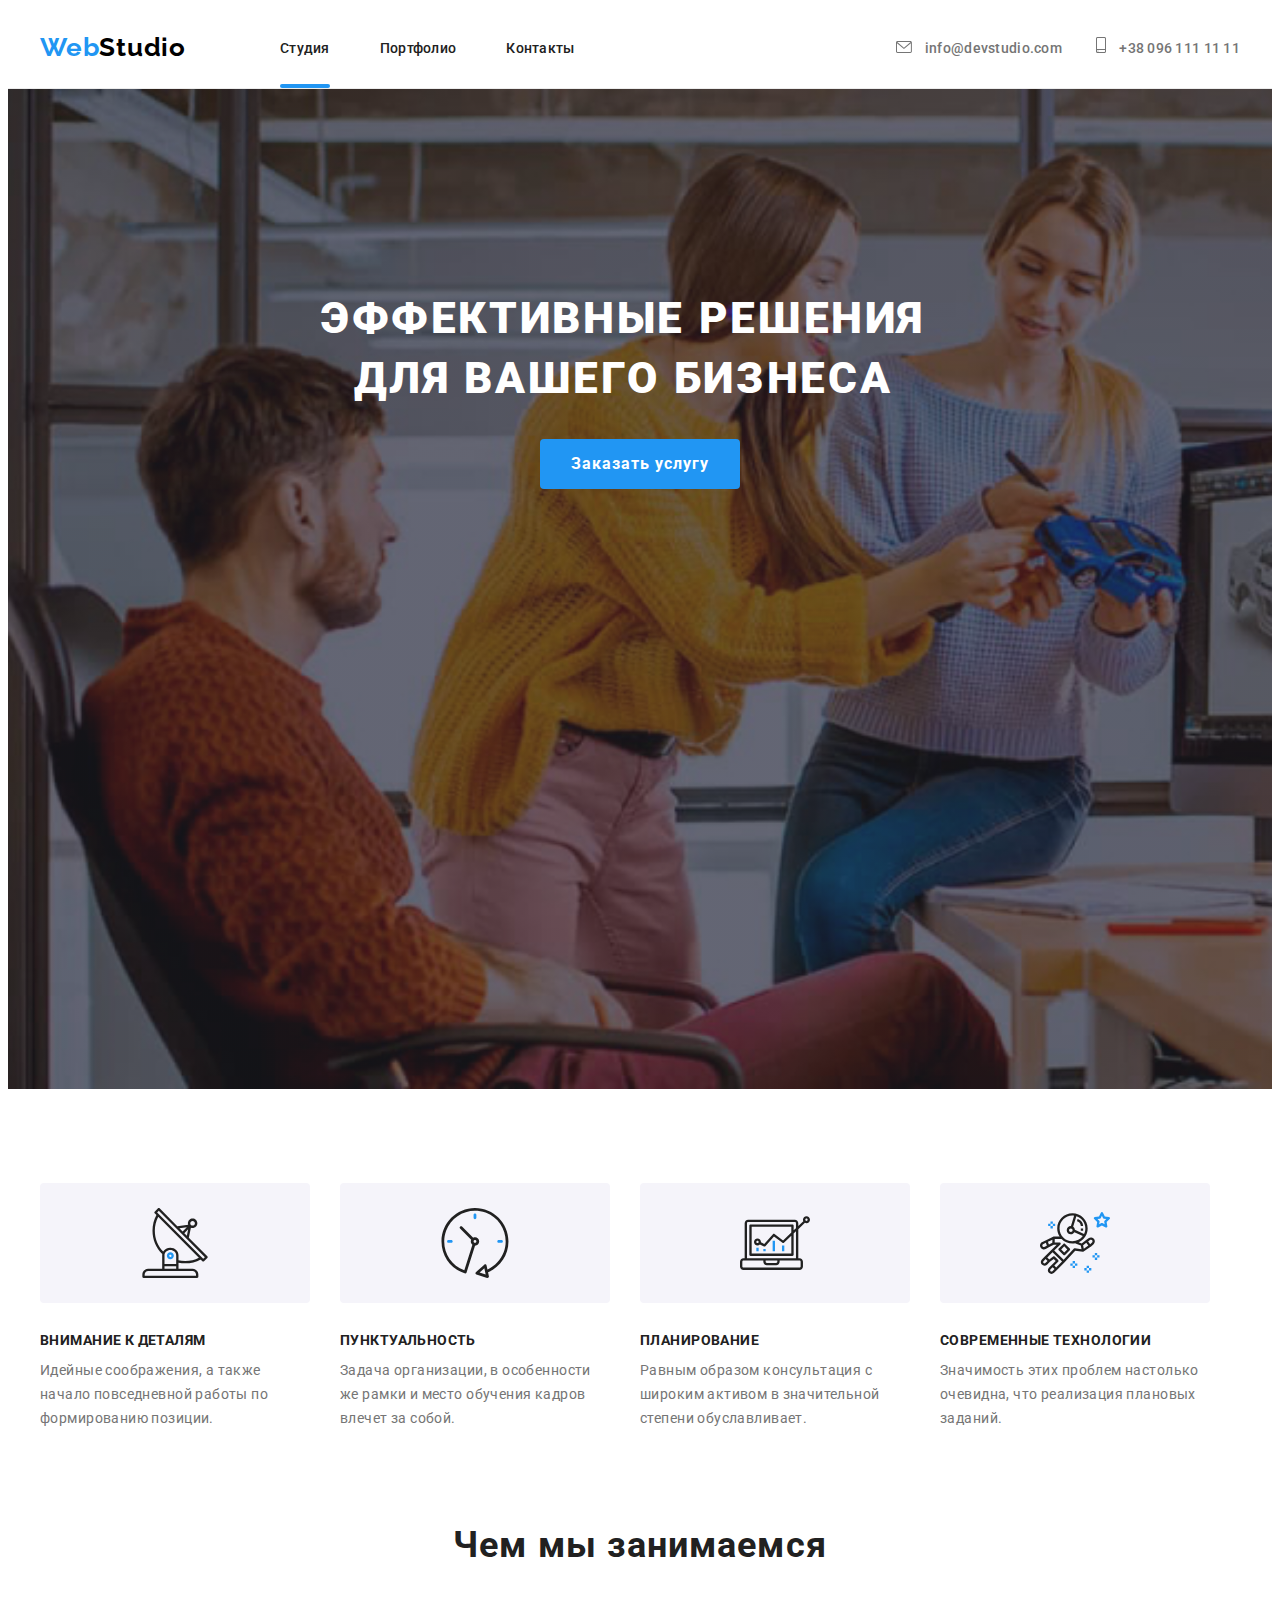
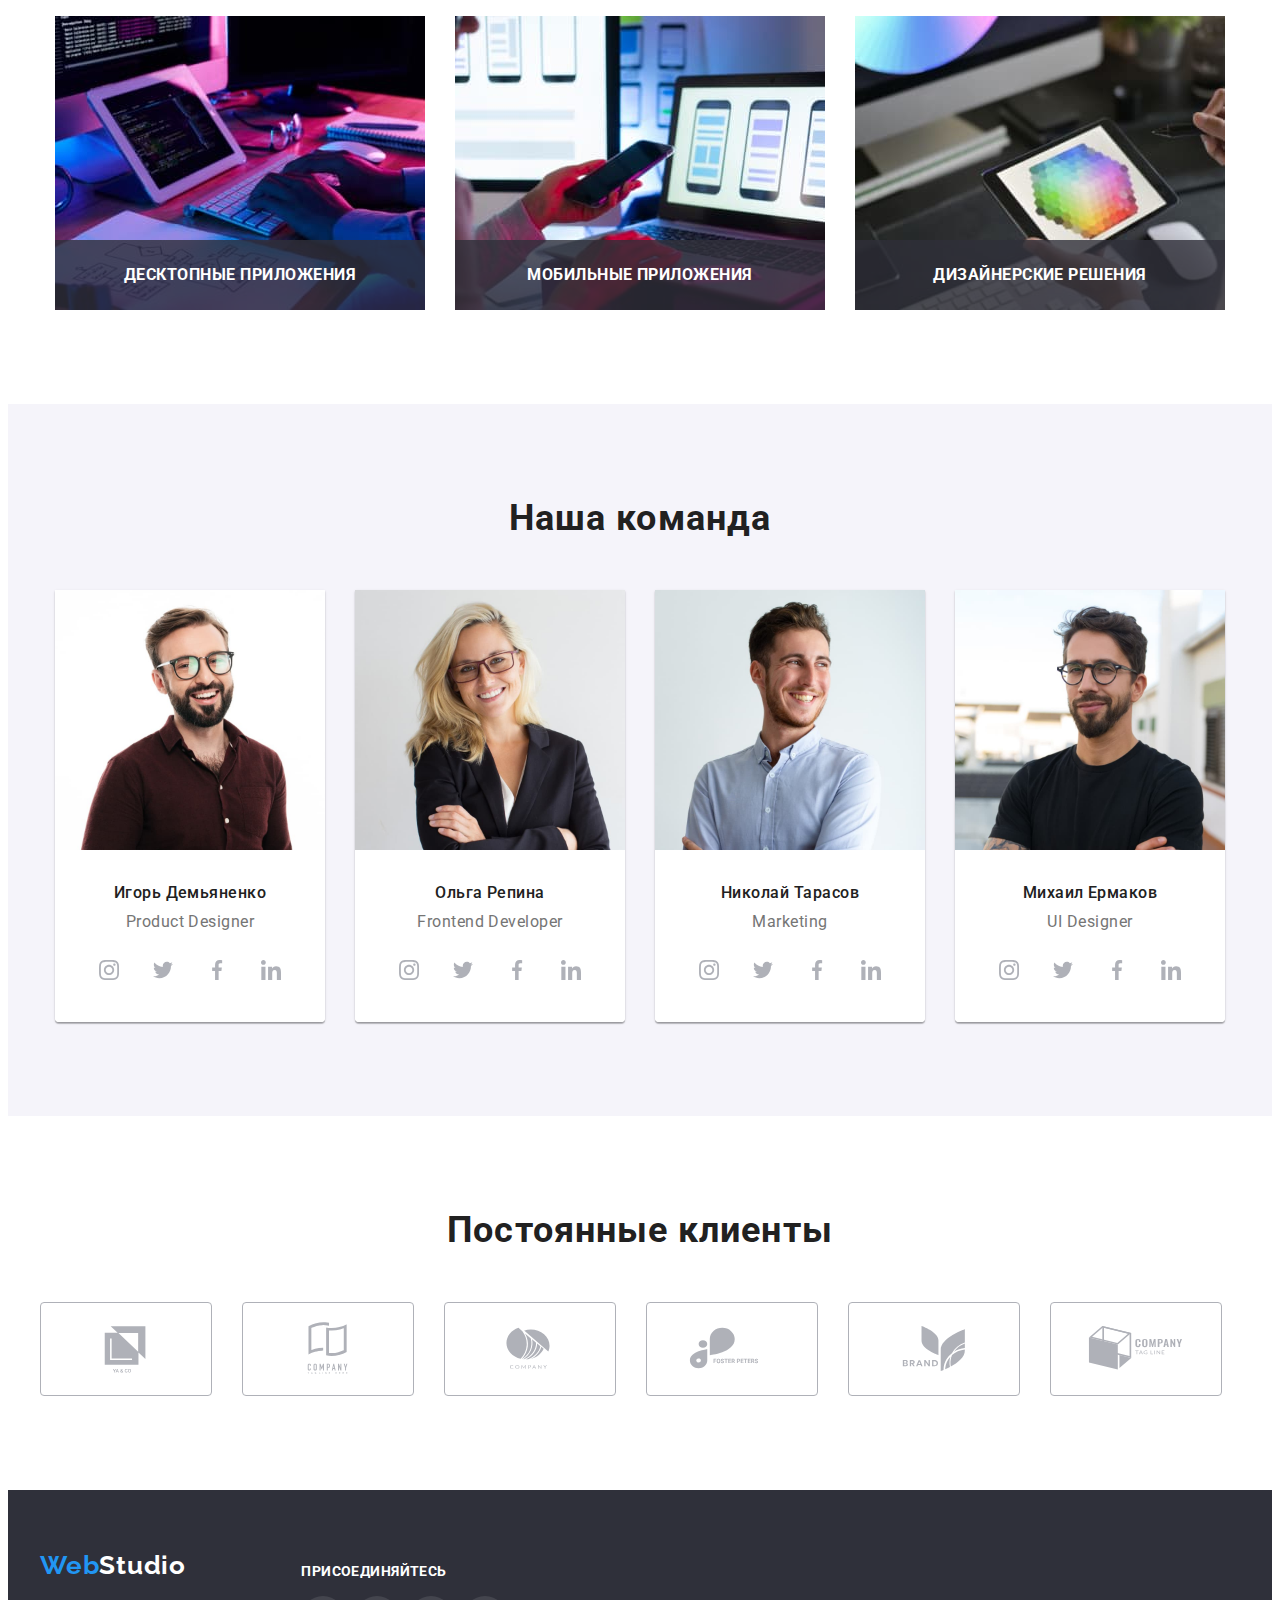
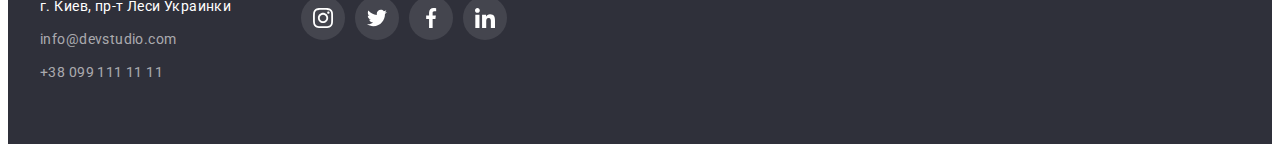
<file: index.html>
<!DOCTYPE html>
<html lang="ru">
  <head>
    <meta charset="UTF-8" />
    <meta http-equiv="X-UA-Compatible" content="IE=edge" />
    <meta name="viewport" content="width=device-width, initial-scale=1.0" />
    <link rel="preconnect" href="https://fonts.googleapis.com" />
    <link rel="preconnect" href="https://fonts.gstatic.com" crossorigin />
    <link
      href="https://fonts.googleapis.com/css2?family=Raleway:wght@700&family=Roboto:wght@400;500;700;900&display=swap"
      rel="stylesheet"
    />
    <link
      rel="stylesheet"
      href="https://cdnjs.cloudflare.com/ajax/libs/modern-normalize/1.1.0/modern-normalize.min.css"
      integrity="sha512-wpPYUAdjBVSE4KJnH1VR1HeZfpl1ub8YT/NKx4PuQ5NmX2tKuGu6U/JRp5y+Y8XG2tV+wKQpNHVUX03MfMFn9Q=="
      crossorigin="anonymous"
      referrerpolicy="no-referrer"
    />
    <link
    rel="stylesheet"
    href="https://cdnjs.cloudflare.com/ajax/libs/animate.css/4.1.1/animate.min.css"
  />
    <link rel="stylesheet" href="./css/styles.css" />
    <title>WebStudio</title>
  </head>
  <body>
    <header class="header">
      <div class="container">
        <a class="header-logo" href=""
          >Web<span class="header-logo-color">Studio</span></a
        >
        <nav class="header-navigation">
          <ul class="header-list list">
            <li class="header-item">
              <a href="index.html" class="header-link link link-studio">Студия</a>
            </li>
            <li class="header-item">
              <a href="./portfolio.html" class="header-link link">Портфолио</a>
            </li>
            <li class="header-item">
              <a href="" class="header-link link">Контакты</a>
            </li>
          </ul>
        </nav>
        <div class="header-conect">
          <a class="header-mailto link" href="mailto:info@devstudio.com">
            <svg class="header-soc-icon" width="16" height="12">
              <use href="./images/icons2.svg#icon-envelope-1"></use>
            </svg>
            info@devstudio.com</a
          >
          <a class="header-tel link" href="tel:+380961111111">
            <svg class="header-soc-icon" width="10" height="16">
              <use href="./images/icons2.svg#icon-smartphone-1"></use>
            </svg>
            +38 096 111 11 11</a
          >
      </div>
    </header>
    <main>
      <section class="hero">
        <div class="container">
          <h1 class="hero-title text">
            Эффективные решения для вашего бизнеса
          </h1>
          <button type="button" class="hero-btn" data-modal-open>Заказать услугу</button>
        </div>
      </section>
      <section class="about">
        <div class="container">
          <ul class="about-list list">
            <li class="about-item">
              <a href="" class="about-soc-link">
                <svg class="about-soc-icon" width="70" height="70">
                  <use href="./images/icons3.svg#icon-antenna"></use>
                </svg>
              </a>
              <h3 class="about-title">Внимание к деталям</h3>
              <p class="about-bottom-text">
                Идейные соображения, а также начало повседневной работы по
                формированию позиции.
              </p>
            </li>
            <li class="about-item">
              <a href="" class="about-soc-link">
                <svg class="about-soc-icon" width="70" height="70">
                  <use href="./images/icons3.svg#icon-clock"></use>
                </svg>
              </a>
              <h3 class="about-title">Пунктуальность</h3>
              <p class="about-bottom-text">
                Задача организации, в особенности же рамки и место обучения
                кадров влечет за собой.
              </p>
            </li>
            <li class="about-item">
              <a href="" class="about-soc-link">
                <svg class="about-soc-icon" width="70" height="70">
                  <use href="./images/icons3.svg#icon-diagram"></use>
                </svg>
              </a>
              <h3 class="about-title">Планирование</h3>
              <p class="about-bottom-text">
                Равным образом консультация с широким активом в значительной
                степени обуславливает.
              </p>
            </li>
            <li class="about-item">
              <a href="" class="about-soc-link">
                <svg class="about-soc-icon" width="70" height="70">
                  <use href="./images/icons3.svg#icon-astronaut"></use>
                </svg>
              </a>
              <h3 class="about-title">Современные технологии</h3>
              <p class="about-bottom-text">
                Значимость этих проблем настолько очевидна, что реализация
                плановых заданий.
              </p>
            </li>
          </ul>
        </div>
      </section>
      <section class="work">
        <div class="container">
          <h2 class="work-title">Чем мы занимаемся</h2>
          <ul class="work-list list">
            <li class="work-item">
              <img
                src="./images/users-1.jpg"
                alt="использует устройство-1"
                width="370"
              />
              <p class="work-top-text">Десктопные приложения</p>
            </li>
            <li class="work-item">
              <img
                src="./images/users-2.jpg"
                alt="использует устройство-2"
                width="370"
              />
              <p class="work-top-text">Мобильные приложения</p>
            </li>
            <li class="work-item">
              <img
                src="./images/users-3.jpg"
                alt="использует устройство-3"
                width="370"
              />
              <p class="work-top-text">Дизайнерские решения</p>
            </li>
          </ul>
        </div>
      </section>
      <section class="team">
        <div class="container">
          <h2 class="team-title">Наша команда</h2>
          <ul class="team-list list">
            <li class="team-item">
              <img
                src="./images/team-card-1.jpg"
                alt="дизайнер-1"
                width="270"
              />
              <div class="t-i">
                <h3 class="team-title-name">Игорь Демьяненко</h3>
                <p class="team-text" lang="en">Product Designer</p>
                <ul class="team-soc-list list">
                  <li class="team-soc-item">
                    <a href="" class="team-soc-link">
                      <svg class="team-soc-icon" width="20" height="20">
                        <use href="./images/icons.svg#icon-instagram"></use>
                      </svg>
                    </a>
                  </li>
                  <li class="team-soc-item">
                    <a href="" class="team-soc-link"
                      ><svg class="team-soc-icon" width="20" height="20">
                        <use href="./images/icons.svg#icon-twitter"></use>
                      </svg>
                    </a>
                  </li>
                  <li class="team-soc-item">
                    <a href="" class="team-soc-link"
                      ><svg class="team-soc-icon" width="20" height="20">
                        <use href="./images/icons.svg#icon-facebook"></use>
                      </svg>
                    </a>
                  </li>
                  <li class="team-soc-item">
                    <a href="" class="team-soc-link"
                      ><svg class="team-soc-icon" width="20" height="20">
                        <use href="./images/icons.svg#icon-linkedin"></use>
                      </svg>
                    </a>
                  </li>
                </ul>
              </div>
            </li>
            <li class="team-item">
              <img
                src="./images/team-card-2.jpg"
                alt="разработчик"
                width="270"
              />
              <div class="t-i">
                <h3 class="team-title-name">Ольга Репина</h3>
                <p class="team-text" lang="en">Frontend Developer</p>
                <ul class="team-soc-list list">
                  <li class="team-soc-item">
                    <a href="" class="team-soc-link">
                      <svg class="team-soc-icon" width="20" height="20">
                        <use href="./images/icons.svg#icon-instagram"></use>
                      </svg>
                    </a>
                  </li>
                  <li class="team-soc-item">
                    <a href="" class="team-soc-link"
                      ><svg class="team-soc-icon" width="20" height="20">
                        <use href="./images/icons.svg#icon-twitter"></use>
                      </svg>
                    </a>
                  </li>
                  <li class="team-soc-item">
                    <a href="" class="team-soc-link"
                      ><svg class="team-soc-icon" width="20" height="20">
                        <use href="./images/icons.svg#icon-facebook"></use>
                      </svg>
                    </a>
                  </li>
                  <li class="team-soc-item">
                    <a href="" class="team-soc-link"
                      ><svg class="team-soc-icon" width="20" height="20">
                        <use href="./images/icons.svg#icon-linkedin"></use>
                      </svg>
                    </a>
                  </li>
                </ul>
              </div>
            </li>
            <li class="team-item">
              <img
                src="./images/team-card-3.jpg"
                alt="маркетолог"
                width="270"
              />
              <div class="t-i">
                <h3 class="team-title-name">Николай Тарасов</h3>
                <p class="team-text" lang="en">Marketing</p>
                <ul class="team-soc-list list">
                  <li class="team-soc-item">
                    <a href="" class="team-soc-link">
                      <svg class="team-soc-icon" width="20" height="20">
                        <use href="./images/icons.svg#icon-instagram"></use>
                      </svg>
                    </a>
                  </li>
                  <li class="team-soc-item">
                    <a href="" class="team-soc-link"
                      ><svg class="team-soc-icon" width="20" height="20">
                        <use href="./images/icons.svg#icon-twitter"></use>
                      </svg>
                    </a>
                  </li>
                  <li class="team-soc-item">
                    <a href="" class="team-soc-link"
                      ><svg class="team-soc-icon" width="20" height="20">
                        <use href="./images/icons.svg#icon-facebook"></use>
                      </svg>
                    </a>
                  </li>
                  <li class="team-soc-item">
                    <a href="" class="team-soc-link"
                      ><svg class="team-soc-icon" width="20" height="20">
                        <use href="./images/icons.svg#icon-linkedin"></use>
                      </svg>
                    </a>
                  </li>
                </ul>
              </div>
            </li>
            <li class="team-item">
              <img
                src="./images/team-card-4.jpg"
                alt="дизайнер-2"
                width="270"
              />
              <div class="t-i">
                <h3 class="team-title-name">Михаил Ермаков</h3>
                <p class="team-text" lang="en">UI Designer</p>
                <ul class="team-soc-list list">
                  <li class="team-soc-item">
                    <a href="" class="team-soc-link">
                      <svg class="team-soc-icon" width="20" height="20">
                        <use href="./images/icons.svg#icon-instagram"></use>
                      </svg>
                    </a>
                  </li>
                  <li class="team-soc-item">
                    <a href="" class="team-soc-link"
                      ><svg class="team-soc-icon" width="20" height="20">
                        <use href="./images/icons.svg#icon-twitter"></use>
                      </svg>
                    </a>
                  </li>
                  <li class="team-soc-item">
                    <a href="" class="team-soc-link"
                      ><svg class="team-soc-icon" width="20" height="20">
                        <use href="./images/icons.svg#icon-facebook"></use>
                      </svg>
                    </a>
                  </li>
                  <li class="team-soc-item">
                    <a href="" class="team-soc-link"
                      ><svg class="team-soc-icon" width="20" height="20">
                        <use href="./images/icons.svg#icon-linkedin"></use>
                      </svg>
                    </a>
                  </li>
                </ul>
              </div>
            </li>
          </ul>
        </div>
      </section>
      <section class="clients">
        <div class="container">
          <h2 class="clients-title">Постоянные клиенты</h2>
          <ul class="clients-list list">
            <li class="clients-item">
              <a href="" class="clients-soc-link">
                <svg class="clients-soc-icon" width="106" height="60">
                  <use href="./images/icons4.svg#icon-Logo1"></use>
                </svg>
              </a>
            </li>
            <li class="clients-item">
              <a href="" class="clients-soc-link">
                <svg class="clients-soc-icon" width="106" height="60">
                  <use href="./images/icons4.svg#icon-Logo2"></use>
                </svg>
              </a>
            </li>
            <li class="clients-item">
              <a href="" class="clients-soc-link">
                <svg class="clients-soc-icon" width="106" height="60">
                  <use href="./images/icons4.svg#icon-Logo3"></use>
                </svg>
              </a>
            </li>
            <li class="clients-item">
              <a href="" class="clients-soc-link">
                <svg class="clients-soc-icon" width="106" height="60">
                  <use href="./images/icons4.svg#icon-Logo4"></use>
                </svg>
              </a>
            </li>
            <li class="clients-item">
              <a href="" class="clients-soc-link">
                <svg class="clients-soc-icon" width="106" height="60">
                  <use href="./images/icons4.svg#icon-Logo5"></use>
                </svg>
              </a>
            </li>
            <li class="clients-item">
              <a href="" class="clients-soc-link">
                <svg class="clients-soc-icon" width="106" height="60">
                  <use href="./images/icons4.svg#icon-Logo6"></use>
                </svg>
              </a>
            </li>
          </ul>
        </div>
      </section>
    </main>
    <footer class="footer">
      <div class="container">
        <div class="address">
          <a class="footer-logo" href=""
            >Web<span class="footer-logo-color">Studio</span></a
          >
          <address class="adress">
            <p class="address-text">г. Киев, пр-т Леси Украинки</p>
            <a class="address-mailto link" href="mailto:info@devstudio.com"
              >info@devstudio.com</a
            >
            <a class="address-tel link" href="tel:+380991111111"
              >+38 099 111 11 11</a
            >
          </address>
        </div>
        <div class="join">
          <p class="join-text">присоединяйтесь</p>
          <ul class="join-list list">
            <li class="join-item">
              <a href="" class="join-soc-link">
                <svg class="join-soc-icon" widht="20" height="20">
                  <use href="./images/icons.svg#icon-instagram"></use>
                </svg>
              </a>
            </li>
            <li class="join-item">
              <a href="" class="join-soc-link">
                <svg class="join-soc-icon" widht="20" height="20">
                  <use href="./images/icons.svg#icon-twitter"></use>
                </svg>
              </a>
            </li>
            <li class="join-item">
              <a href="" class="join-soc-link">
                <svg class="join-soc-icon" widht="20" height="20">
                  <use href="./images/icons.svg#icon-facebook"></use>
                </svg>
              </a>
            </li>
            <li class="join-item">
              <a href="" class="join-soc-link">
                <svg class="join-soc-icon" widht="20" height="20">
                  <use href="./images/icons.svg#icon-linkedin"></use>
                </svg>
              </a>
            </li>
          </ul>
        </div>
      </div>
    </footer>
    <div class="backdrop is-hidden" data-modal>
      <div class="modal">
        <button type="button" class="button-close" data-modal-close>
          <svg class="icon-close" width="30" height="30">
            <use href="./images/close2.svg#icon-close-black"></use>
          </svg>
        </button>
      </div>
    </div>
    <script src="./js/modal.js"></script>
  </body>
</html>
</file>
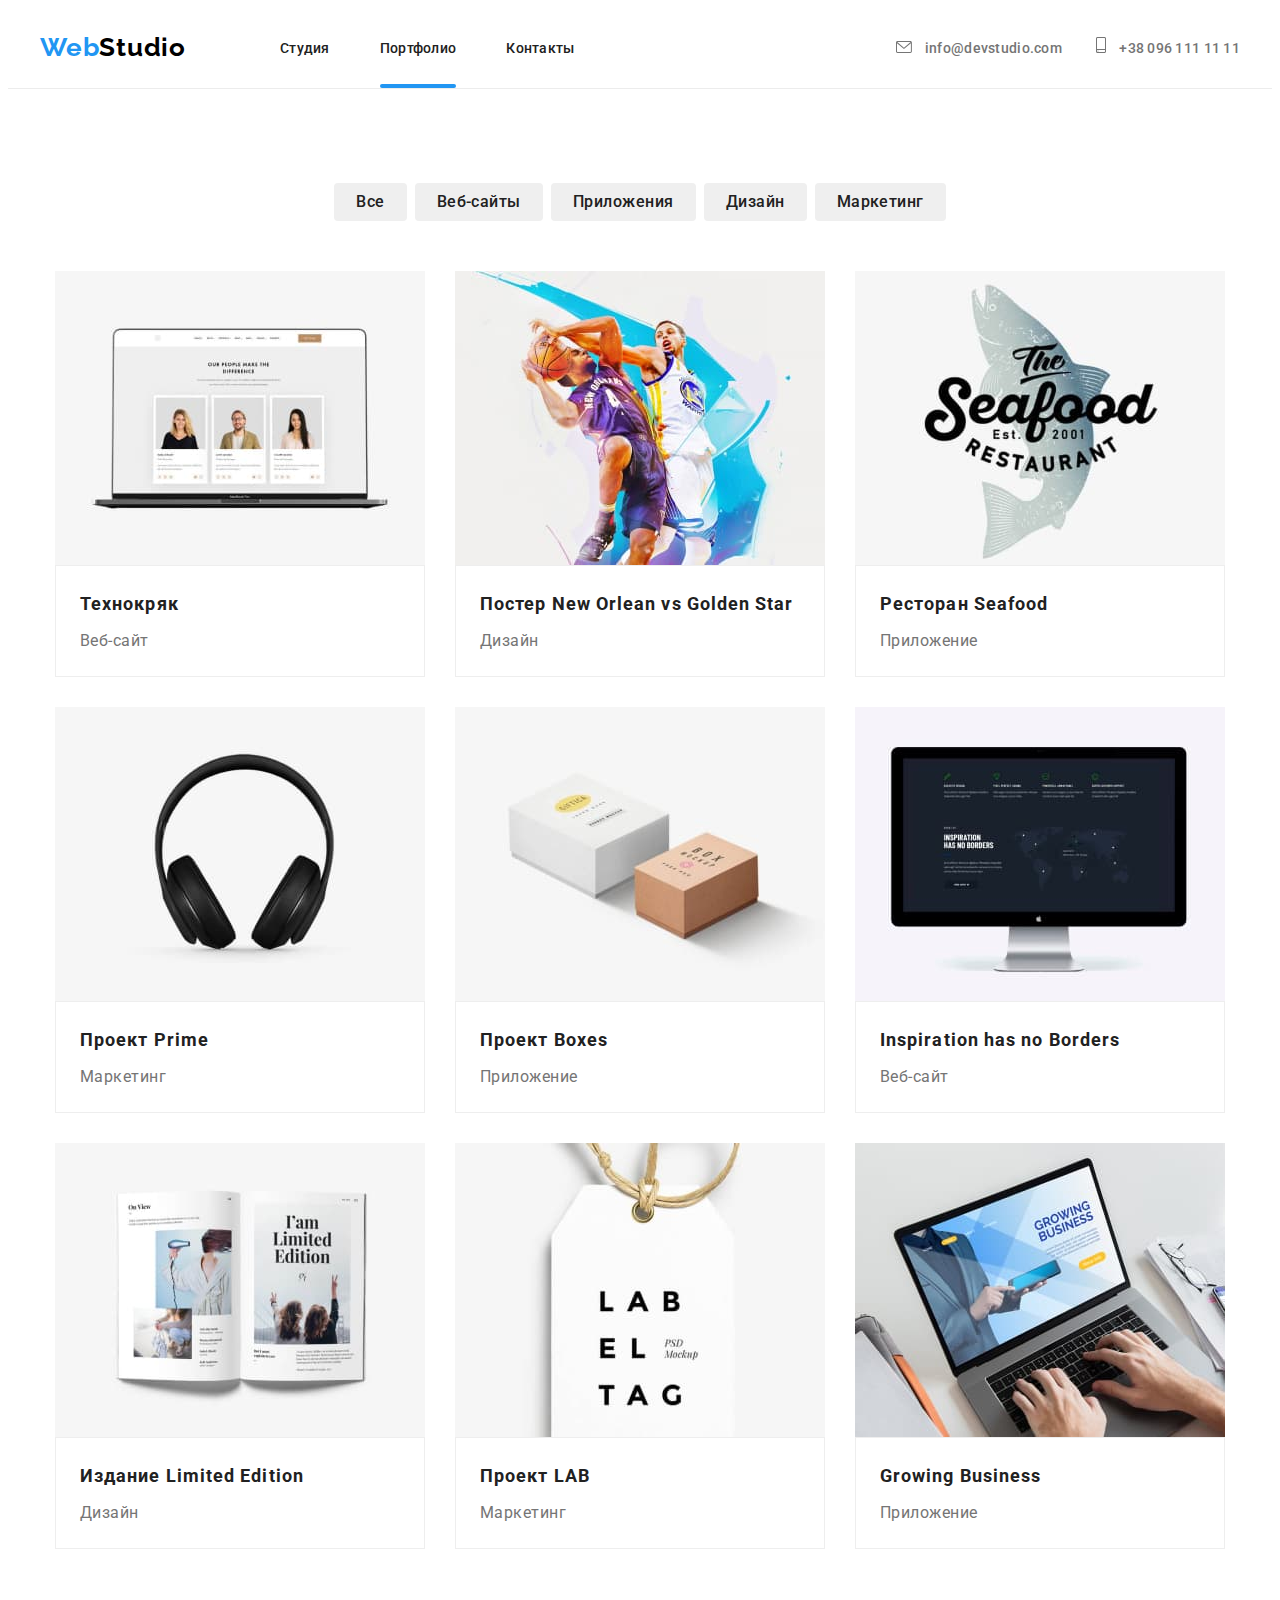
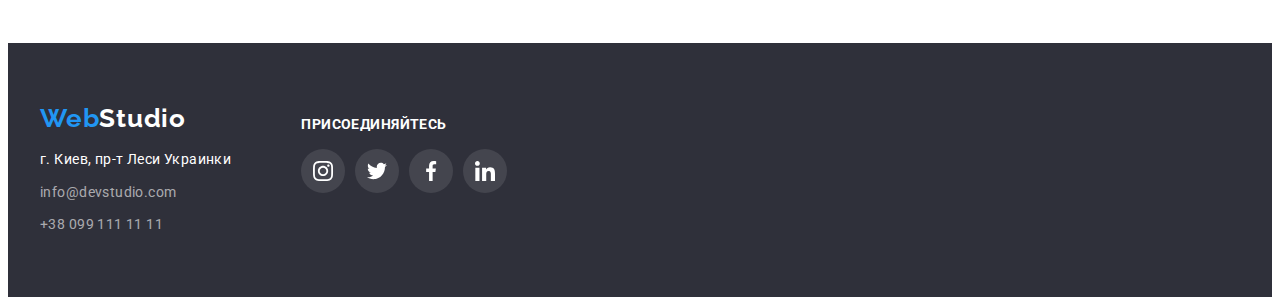
<file: portfolio.html>
<!DOCTYPE html>
<html lang="ru">
  <head>
    <meta charset="UTF-8" />
    <meta http-equiv="X-UA-Compatible" content="IE=edge" />
    <meta name="viewport" content="width=device-width, initial-scale=1.0" />
    <link rel="preconnect" href="https://fonts.googleapis.com" />
    <link rel="preconnect" href="https://fonts.gstatic.com" crossorigin />
    <link
      href="https://fonts.googleapis.com/css2?family=Raleway:wght@700&family=Roboto:wght@400;500;700;900&display=swap"
      rel="stylesheet"
    />
    <link
      rel="stylesheet"
      href="https://cdnjs.cloudflare.com/ajax/libs/modern-normalize/1.1.0/modern-normalize.min.css"
      integrity="sha512-wpPYUAdjBVSE4KJnH1VR1HeZfpl1ub8YT/NKx4PuQ5NmX2tKuGu6U/JRp5y+Y8XG2tV+wKQpNHVUX03MfMFn9Q=="
      crossorigin="anonymous"
      referrerpolicy="no-referrer"
    />
    <link rel="stylesheet" href="./css/styles.css" />
    <title>Portfolioo</title>
  </head>
  <body>
    <header class="header">
      <div class="container">
        <a class="header-logo" href=""
          >Web<span class="header-logo-color">Studio</span></a
        >
        <nav class="header-navigation">
          <ul class="header-list list">
            <li class="header-item">
              <a href="index.html" class="header-link link">Студия</a>
            </li>
            <li class="header-item">
              <a href="./portfolio.html" class="header-link link link-portfolio">Портфолио</a>
            </li>
            <li class="header-item">
              <a href="" class="header-link link">Контакты</a>
            </li>
          </ul>
        </nav>
        <div class="header-conect">
          <a class="header-mailto link" href="mailto:info@devstudio.com">
            <svg class="header-soc-icon" width="16" height="12">
              <use href="./images/icons2.svg#icon-envelope-1"></use>
            </svg>
            info@devstudio.com</a
          >
          <a class="header-tel link" href="tel:+380961111111">
            <svg class="header-soc-icon" width="10" height="16">
              <use href="./images/icons2.svg#icon-smartphone-1"></use>
            </svg>
            +38 096 111 11 11</a
          >
      </div>
    </header>
    <main>
      <section class="offer">
        <div class="container">
          <h1 class="offer-title">Разные предложения</h1>
          <ul class="offer-list list">
            <li class="offer-item">
              <button type="button" class="offer-btn">Все</button>
            </li>
            <li class="offer-item">
              <button type="button" class="offer-btn">Веб-сайты</button>
            </li>
            <li class="offer-item">
              <button type="button" class="offer-btn">Приложения</button>
            </li>
            <li class="offer-item">
              <button type="button" class="offer-btn">Дизайн</button>
            </li>
            <li class="offer-item">
              <button type="button" class="offer-btn">Маркетинг</button>
            </li>
          </ul>
          <ul class="offers-list list">
            <li class="offers-item">
              <div class="offers-top-wrap">
              <img src="./images/portfolio1.jpg" alt="действия" width="370" class="imgg" />
              <p class="offers-top-text">
                Ресурс предлагает комплексные предложения с разным уровнем 
                функционала и сервисов. Все это позволит посетителю получить 
                исчерпывающие сведения о компании или частном лице.</p>
              </div>
              <div class="o-i">
                <h3 class="offers-title">Технокряк</h3>
                <p class="offers-text">Веб-сайт</p>
              </div>
            </li>
            <li class="offers-item">
              <div class="offers-top-wrap">
              <img src="./images/portfolio2.jpg" alt="действия" width="370" class="imgg"/>
              <p class="offers-top-text">
                Ресурс предлагает комплексные предложения с разным уровнем 
                функционала и сервисов. Все это позволит посетителю получить 
                исчерпывающие сведения о компании или частном лице.</p>
              </div>
              <div class="o-i">
                <h3 class="offers-title">Постер New Orlean vs Golden Star</h3>
                <p class="offers-text">Дизайн</p>
              </div>
            </li>
            <li class="offers-item">
              <div class="offers-top-wrap">
              <img src="./images/portfolio3.jpg" alt="действия" width="370" class="imgg"/>
              <p class="offers-top-text">
                Ресурс предлагает комплексные предложения с разным уровнем 
                функционала и сервисов. Все это позволит посетителю получить 
                исчерпывающие сведения о компании или частном лице.</p>
              </div>
              <div class="o-i">
                <h3 class="offers-title">Ресторан Seafood</h3>
                <p class="offers-text">Приложение</p>
              </div>
            </li>
            <li class="offers-item">
              <div class="offers-top-wrap">
              <img src="./images/portfolio4.jpg" alt="действия" width="370" class="imgg"/>
              <p class="offers-top-text">
                Ресурс предлагает комплексные предложения с разным уровнем 
                функционала и сервисов. Все это позволит посетителю получить 
                исчерпывающие сведения о компании или частном лице.</p>
              </div>
              <div class="o-i">
                <h3 class="offers-title">Проект Prime</h3>
                <p class="offers-text">Маркетинг</p>
              </div>
            </li>
            <li class="offers-item">
              <div class="offers-top-wrap">
              <img src="./images/portfolio5.jpg" alt="действия" width="370" class="imgg"/>
              <p class="offers-top-text">
                Ресурс предлагает комплексные предложения с разным уровнем 
                функционала и сервисов. Все это позволит посетителю получить 
                исчерпывающие сведения о компании или частном лице.</p>
              </div>
              <div class="o-i">
                <h3 class="offers-title">Проект Boxes</h3>
                <p class="offers-text">Приложение</p>
              </div>
            </li>
            <li class="offers-item">
              <div class="offers-top-wrap">
              <img src="./images/portfolio6.jpg" alt="действия" width="370" class="imgg"/>
              <p class="offers-top-text">
                Ресурс предлагает комплексные предложения с разным уровнем 
                функционала и сервисов. Все это позволит посетителю получить 
                исчерпывающие сведения о компании или частном лице.</p>
              </div>
              <div class="o-i">
                <h3 class="offers-title">Inspiration has no Borders</h3>
                <p class="offers-text">Веб-сайт</p>
              </div>
            </li>
            <li class="offers-item">
              <div class="offers-top-wrap">
              <img src="./images/portfolio7.jpg" alt="действия" width="370" class="imgg"/>
              <p class="offers-top-text">
                Ресурс предлагает комплексные предложения с разным уровнем 
                функционала и сервисов. Все это позволит посетителю получить 
                исчерпывающие сведения о компании или частном лице.</p>
              </div>
              <div class="o-i">
                <h3 class="offers-title">Издание Limited Edition</h3>
                <p class="offers-text">Дизайн</p>
              </div>
            </li>
            <li class="offers-item">
              <div class="offers-top-wrap">
              <img src="./images/portfolio8.jpg" alt="действия" width="370" class="imgg"/>
              <p class="offers-top-text">
                Ресурс предлагает комплексные предложения с разным уровнем 
                функционала и сервисов. Все это позволит посетителю получить 
                исчерпывающие сведения о компании или частном лице.</p>
              </div>
              <div class="o-i">
                <h3 class="offers-title">Проект LAB</h3>
                <p class="offers-text">Маркетинг</p>
              </div>
            </li>
            <li class="offers-item">
              <div class="offers-top-wrap">
              <img src="./images/portfolio9.jpg" alt="действия" width="370" class="imgg"/>
              <p class="offers-top-text">
                Ресурс предлагает комплексные предложения с разным уровнем 
                функционала и сервисов. Все это позволит посетителю получить 
                исчерпывающие сведения о компании или частном лице.</p>
              </div>
              <div class="o-i">
                <h3 class="offers-title">Growing Business</h3>
                <p class="offers-text">Приложение</p>
              </div>
            </li>
          </ul>
        </div>
      </section>
    </main>
    <footer class="footer">
      <div class="container">
        <div class="address">
          <a class="footer-logo" href=""
            >Web<span class="footer-logo-color">Studio</span></a
          >
          <address class="adress">
            <p class="address-text">г. Киев, пр-т Леси Украинки</p>
            <a class="address-mailto link" href="mailto:info@devstudio.com"
              >info@devstudio.com</a
            >
            <a class="address-tel link" href="tel:+380991111111"
              >+38 099 111 11 11</a
            >
          </address>
        </div>
        <div class="join">
          <p class="join-text">присоединяйтесь</p>
          <ul class="join-list list">
            <li class="join-item">
              <a href="" class="join-soc-link">
                <svg class="join-soc-icon" widht="20" height="20">
                  <use href="./images/icons.svg#icon-instagram"></use>
                </svg>
              </a>
            </li>
            <li class="join-item">
              <a href="" class="join-soc-link">
                <svg class="join-soc-icon" widht="20" height="20">
                  <use href="./images/icons.svg#icon-twitter"></use>
                </svg>
              </a>
            </li>
            <li class="join-item">
              <a href="" class="join-soc-link">
                <svg class="join-soc-icon" widht="20" height="20">
                  <use href="./images/icons.svg#icon-facebook"></use>
                </svg>
              </a>
            </li>
            <li class="join-item">
              <a href="" class="join-soc-link">
                <svg class="join-soc-icon" widht="20" height="20">
                  <use href="./images/icons.svg#icon-linkedin"></use>
                </svg>
              </a>
            </li>
          </ul>
        </div>
      </div>
    </footer>
  </body>
</html>
</file>
<file: css/styles.css>
:root {
  --hover-focus: #2196f3;
  --header-color-logo: #2196f3;
  --header-color-word: black;
  --header-color-contact: #757575;
  --header-color-nav: #212121;
  --hero-color-bg: #2f303a;
  --hero-color-bgh: #2196f3;
  --hero-color-title: #ffffff;
  --hero-color-btn: #ffffff;
  --about-color-title: #212121;
  --about-color-text: #757575;
  --work-color-title: #212121;
  --team-color-bg: #f5f4fa;
  --team-color-text: #757575;
  --team-color-title: #212121;
  --team-color-name: #212121;
  --footer-color-bg: #2f303a;
  --fooret-color-words: #ffffff;
  --fooret-color-logo: #2196f3;
  --fooret-color-text: #ffffff;
  --footer-color-link: rgba(255, 255, 255, 0.6);
}

body {
  font-family: "Roboto", Raleway, sans-serif;
}

.link {
  text-decoration: none;
}

.list {
  list-style: none;
}

.container {
  width: 1200px;
  padding-left: 15px;
  padding-right: 15px;
  margin-left: auto;
  margin-right: auto;
}

.img {
  display: inline-block;
}

/*.....Header...........*/

.header {
  border-bottom: 1px solid #ececec;
  padding-top: 24px;
  padding-bottom: 25px;
}

.header .container {
  display: flex;
  align-items: center;
}

.header-logo {
  margin-right: 94px;
}

.header-logo {
  font-family: "Raleway";
  font-weight: 700;
  font-size: 26px;
  line-height: 1.19;
  letter-spacing: 0.03em;
  text-decoration: none;
  color: var(--header-color-logo);
}

.header-logo-color {
  color: var(--header-color-word);
}

.header-list {
  display: flex;
  padding: 0px;
  margin: 0px 0px;
}

.link-studio::after {
  content: "";
  position: absolute;
  left: 0px;
  bottom: -32px;
  display: block;
  width: 100%;
  height: 4px;
  background-color: #2196f3;
  border-radius: 2px;

  transition: opacity 250ms;
}

.link-portfolio::after {
  content: "";
  position: absolute;
  left: 0px;
  bottom: -32px;
  display: block;
  width: 100%;
  height: 4px;
  background-color: #2196f3;
  border-radius: 2px;

  transition: opacity 250ms;
}

.header-link:hover::after {
  opacity: 1;
}

.header-item:not(:last-child) {
  margin-right: 50px;
}

.header-link {
  position: relative;
  font-weight: 500;
  font-size: 14px;
  line-height: 1.14;
  letter-spacing: 0.02em;
  color: var(--header-color-nav);
  transition: 250ms linear;
}

.header-link:hover,
.header-link:focus {
  color: var(--hover-focus);
}

.header-conect {
  margin-left: auto;
}

.header-soc-icon {
  margin-right: 10px;
  fill: #757575;
  transition: 250ms linear;
}

.header-mailto:hover .header-soc-icon {
  fill: currentColor;
}

.header-mailto:focus .header-soc-icon {
  fill: currentColor;
}

.header-tel:hover .header-soc-icon {
  fill: currentColor;
}

.header-tel:focus .header-soc-icon {
  fill: currentColor;
}

.header-tel,
.header-mailto {
  font-weight: 500;
  font-size: 14px;
  line-height: 1.14;
  letter-spacing: 0.02em;
  color: var(--header-color-contact);
}

.header-mailto {
  margin-right: 30px;
}

.header-tel:hover,
.header-tel:focus {
  color: var(--hover-focus);
}

.header-mailto:hover,
.header-mailto:focus {
  color: var(--hover-focus);
}

/**************Hero**********/

.hero {
  background: var(--hero-color-bg);
  text-align: center;
  padding-top: 200px;
  padding-bottom: 200px;
  background-color: rgba(47, 48, 58, 0.4);
  background-repeat: no-repeat;
  background-size: cover;
  max-width: 1600px;
  height: 600px;
  margin: 0 auto;
  background-image: linear-gradient(
      rgba(47, 48, 58, 0.4),
      rgba(47, 48, 58, 0.4)
    ),
    url(../images/meeting.jpg);
}

.hero-title {
  width: 696px;
  height: 120px;
  font-weight: 900;
  font-size: 44px;
  line-height: 1.36;
  letter-spacing: 0.06em;
  text-transform: uppercase;
  color: var(--hero-color-title);
  margin: 0px 0px 30px 235px;
}

.hero-btn {
  min-width: 200px;
  height: 50px;
  font-family: inherit;
  font-weight: 700;
  font-size: 16px;
  line-height: 1.87;
  letter-spacing: 0.06em;
  color: var(--hero-color-btn);
  background-color: var(--hero-color-bgh);
  border-radius: 4px;
  border-width: 0;
}

/**********ABout******/

.about {
  padding-top: 94px;
  padding-bottom: 94px;
}

.about-list {
  display: flex;
  padding: 0;
  margin: 0px 0px;
}

.about-item:not(:last-child) {
  margin-right: 30px;
}

.about-soc-link {
  width: 270px;
  height: 120px;
  display: flex;
  justify-content: center;
  align-items: center;
  border-radius: 4px;
  margin-bottom: 30px;
  background-color: #f5f4fa;
}

.about-soc-icon {
  fill: #212121;
}

.about-title {
  font-size: 14px;
  line-height: 1.14;
  letter-spacing: 0.03em;
  text-transform: uppercase;
  color: var(--about-color-title);
  margin: 0px 0px 10px 0px;
}

.about-bottom-text {
  width: 270px;
  font-weight: 400;
  font-size: 14px;
  line-height: 1.71;
  letter-spacing: 0.03em;
  color: var(--about-color-text);
  margin: 0;
}

/*******WORK******/

.work {
  padding-bottom: 94px;
}

.work-title {
  font-size: 36px;
  line-height: 1.16;
  text-align: center;
  letter-spacing: 0.03em;
  color: var(--work-color-title);
  margin-top: 0px;
  margin-bottom: 50px;
}

.work-list {
  position: relative;
  display: flex;
  justify-content: center;
  padding: 0;
  margin: 0px 0px;
}

.work-item {
  width: 370px;
  height: 294px;
}

.work-item:not(:last-child) {
  margin-right: 30px;
}

.work-top-text {
  position: absolute;
  top: 224px;
  width: 370px;
  height: 70px;
  background-color: rgba(47, 48, 58, 0.8);
  font-family: "Roboto";
  font-style: normal;
  font-weight: 700;
  line-height: 16px;
  text-align: center;
  letter-spacing: 0.03em;
  text-transform: uppercase;
  display: flex;
  align-items: center;
  justify-content: center;
  margin: 0;
  color: #ffffff;
}

/******Team*********/

.team {
  background: var(--team-color-bg);
  padding-top: 94px;
  padding-bottom: 94px;
}

.team-title {
  font-size: 36px;
  line-height: 1.16;
  text-align: center;
  letter-spacing: 0.03em;
  color: var(--team-color-title);
  margin-top: 0px;
  margin-bottom: 50px;
}

.team-list {
  display: flex;
  justify-content: center;
  padding: 0;
  margin: 0px 0px;
}

.team-item {
  box-shadow: 0px 1px 3px rgba(0, 0, 0, 0.12), 0px 1px 1px rgba(0, 0, 0, 0.14),
    0px 2px 1px rgba(0, 0, 0, 0.2);
  border-radius: 0px 0px 4px 4px;
  background-color: #ffffff;
}

.team-item:not(:last-child) {
  margin-right: 30px;
}

.t-i {
  background: #ffffff;
  border-radius: 0px 0px 4px 4px;
  text-align: center;
  padding-top: 30px;
  padding-bottom: 30px;
}

.team-title-name {
  font-weight: 500;
  font-size: 16px;
  line-height: 1.18;
  letter-spacing: 0.03em;
  color: var(--team-color-name);
  margin-top: 0px;
  margin-bottom: 10px;
}
.team-text {
  font-weight: 400;
  font-size: 16px;
  line-height: 1.18;
  letter-spacing: 0.03em;
  color: var(--team-color-text);
  margin: 0px 0px;
  margin-bottom: 16px;
}

.team-soc-list {
  display: flex;
  justify-content: center;
  padding: 0;
}

.team-soc-item:not(:last-child):not(:last-child) {
  margin-right: 10px;
}

.team-soc-link {
  width: 44px;
  height: 44px;
  border-radius: 50%;
  display: flex;
  justify-content: center;
  align-items: center;
  transition: 250ms linear;
}

.team-soc-icon {
  fill: rgba(175, 177, 184, 1);
}

.team-soc-link:hover {
  background-color: #2196f3;
}

.team-soc-link:focus {
  background-color: #2196f3;
}

.team-soc-link:hover .team-soc-icon {
  fill: #ffffff;
}

.team-soc-link:focus .team-soc-icon {
  fill: #ffffff;
}

/*******clients*******/

.clients {
  padding-top: 94px;
  padding-bottom: 94px;
}

.clients-title {
  font-family: "Roboto";
  font-style: normal;
  font-weight: 700;
  font-size: 36px;
  line-height: 1.16;
  text-align: center;
  letter-spacing: 0.03em;
  margin-top: 0px;
  margin-bottom: 50px;
  color: #212121;
}

.clients-list {
  margin: 0;
  padding: 0;
  display: flex;
}

.clients-item:not(:last-child) {
  margin-right: 30px;
}

.clients-soc-link {
  width: 170px;
  height: 92px;
  border: 1px solid #afb1b8;
  border-radius: 4px;
  display: flex;
  justify-content: center;
  align-items: center;
  margin: 0;
  transition: 300ms linear;
}

.clients-soc-icon {
  fill: #afb1b8;
}

.clients-soc-link:hover {
  border: 1px solid #2196f3;
}

.clients-soc-link:focus {
  border: 1px solid #2196f3;
}

.clients-soc-link:hover .clients-soc-icon {
  fill: #2196f3;
}

.clients-soc-link:focus .clients-soc-icon {
  fill: #2196f3;
}

/******footer******/

.footer {
  background-color: var(--footer-color-bg);
  padding-top: 60px;
  padding-bottom: 60px;
  margin-right: 0px;
}

.footer .container {
  display: flex;
}

.footer-logo {
  font-family: "Raleway";
  font-weight: 700;
  font-size: 26px;
  line-height: 1.19;
  letter-spacing: 0.03em;
  text-decoration: none;
  color: var(--fooret-color-logo);
  margin-bottom: 20px;
}
.footer-logo-color {
  color: var(--fooret-color-words);
}

.address {
  margin-right: 70px;
}

.address-text {
  font-style: normal;
  font-weight: 400;
  font-size: 14px;
  line-height: 1.71;
  letter-spacing: 0.03em;
  color: var(--fooret-color-text);
  margin-bottom: 9px;
}

.address-mailto {
  font-style: normal;
  font-weight: 400;
  font-size: 14px;
  line-height: 1.71;
  letter-spacing: 0.03em;
  color: var(--footer-color-link);
  display: block;
  margin-bottom: 9px;
  transition: 250ms linear;
}

.address-mailto:hover,
.address-mailto:focus {
  color: var(--hover-focus);
}

.address-tel {
  font-style: normal;
  font-weight: 400;
  font-size: 14px;
  line-height: 1.71;
  letter-spacing: 0.03em;
  color: var(--footer-color-link);
  transition: 250ms linear;
}

.address-tel:hover,
.address-tel:focus {
  color: var(--hover-focus);
}

.join {
  max-width: 206px;
  height: 80px;
  margin: 0;
  padding: 0;
}

.join-text {
  font-family: "Roboto";
  font-style: normal;
  font-weight: 700;
  font-size: 14px;
  line-height: 1.14;
  letter-spacing: 0.03em;
  text-transform: uppercase;
  color: #ffffff;
}

.join-list {
  display: flex;
  justify-content: center;
  padding: 0;
}

.join-item:not(:last-child) {
  margin-right: 10px;
}

.join-soc-link {
  width: 44px;
  height: 44px;
  border-radius: 50%;
  display: flex;
  justify-content: center;
  align-items: center;
  background-color: rgba(255, 255, 255, 0.1);
  transition: 250ms linear;
}

.join-soc-icon {
  fill: var(--fooret-color-words);
}

.join-soc-link:hover {
  background-color: #2196f3;
}

.join-soc-link:focus {
  background-color: #2196f3;
}

.join-soc-link:hover .join-soc-icon {
  fill: var(--fooret-color-words);
}

/******PORTFOLIO*******/

.offer-title {
  position: absolute;
  width: 1px;
  height: 1px;
  margin: -1px;
  border: 0;
  padding: 0;
  white-space: nowrap;
  clip-path: inset(100%);
  clip: rect(0 0 0 0);
  overflow: hidden;
}

.offer {
  padding-top: 94px;
  padding-bottom: 94px;
}

.offer-list {
  display: flex;
  justify-content: center;
  padding: 0;
  margin-bottom: 50px;
  margin-top: 0;
}

.offer-item:not(:last-child) {
  margin-right: 8px;
}

.offer-btn {
  height: 38px;
  font-family: inherit;
  font-weight: 500;
  font-size: 16px;
  line-height: 1.62;
  text-align: center;
  letter-spacing: 0.03em;
  color: var(--about-color-title);
  border-radius: 4px;
  border-width: 0;
  padding-right: 22px;
  padding-left: 22px;
  transition: 250ms linear;
}

.offer-btn:hover,
.offer-btn:focus {
  color: var(--hero-color-btn);
  background-color: var(--hero-color-bgh);
  box-shadow: 0px 3px 1px rgba(0, 0, 0, 0.1), 0px 1px 2px rgba(0, 0, 0, 0.08),
    0px 2px 2px rgba(0, 0, 0, 0.12);
}

.offers-list {
  display: flex;
  justify-content: center;
  flex-wrap: wrap;
  padding: 0;
  margin: 0px 0px;
  transition: 250ms linear;
}

.offers-item {
  display: block;
  margin-right: 30px;
  margin-bottom: 30px;
  background-color: #ffffff;
}

.offers-item:hover .offers-top-text {
  transform: translateY(0%);
}

.imgg {
  display: block;
}

.offers-top-wrap {
  position: relative;
  overflow: hidden;
}

.offers-top-text {
  position: absolute;
  top: 0;
  background-color: #2196f3;
  color: #ffffff;
  font-family: "Roboto";
  font-style: normal;
  font-weight: 400;
  font-size: 18px;
  line-height: 1.5;
  letter-spacing: 0.03em;
  opacity: 0.9;
  display: flex;
  align-items: center;
  padding-left: 24px;
  padding-right: 24px;
  margin: 0;
  height: 100%;
  transform: translateY(100%);
  transition: 250ms linear;
}

.offers-item:hover,
.offers-item:focus {
  box-shadow: 0px 1px 1px rgba(0, 0, 0, 0.12), 0px 4px 4px rgba(0, 0, 0, 0.06),
    1px 4px 6px rgba(0, 0, 0, 0.16);
}

.offers-item:nth-child(3n + 3) {
  margin-right: 0;
}

.offers-item:nth-last-child(-n + 3) {
  margin-bottom: 0;
}

.o-i {
  background: #ffffff;
  border: 1px solid #eeeeee;
  padding: 20px 24px 20px 24px;
}

.offers-title {
  font-weight: 700;
  font-size: 18px;
  line-height: 2;
  letter-spacing: 0.06em;
  color: #212121;
  margin-top: 0px;
  margin-bottom: 4px;
}

.offers-text {
  font-weight: 400;
  font-size: 16px;
  line-height: 1.87;
  letter-spacing: 0.03em;
  color: #757575;
  margin-top: 0px;
  margin-bottom: 0px;
}

/******PORTFOLIO*******/
/******backdrop********/

.backdrop {
  position: fixed;
  width: 100%;
  height: 100%;
  top: 0;
  background-color: rgba(0, 0, 0, 0.1);
  display: flex;
  align-items: center;
  justify-content: center;
  transition: opacity 250ms, visibility 250ms;
}

.modal {
  position: relative;
  width: 528px;
  height: 581px;
  background-color: #ffffff;
  border-radius: 4px;
}

.button-close {
  position: absolute;
  top: 6px;
  right: 6px;
  width: 30px;
  height: 30px;
  border-radius: 50%;
  background-color: transparent;
  border: 1px solid #757575;
  display: flex;
  align-items: center;
  justify-content: center;
}

.is-hidden {
  opacity: 0;
  pointer-events: none;
  visibility: hidden;
}
</file>
